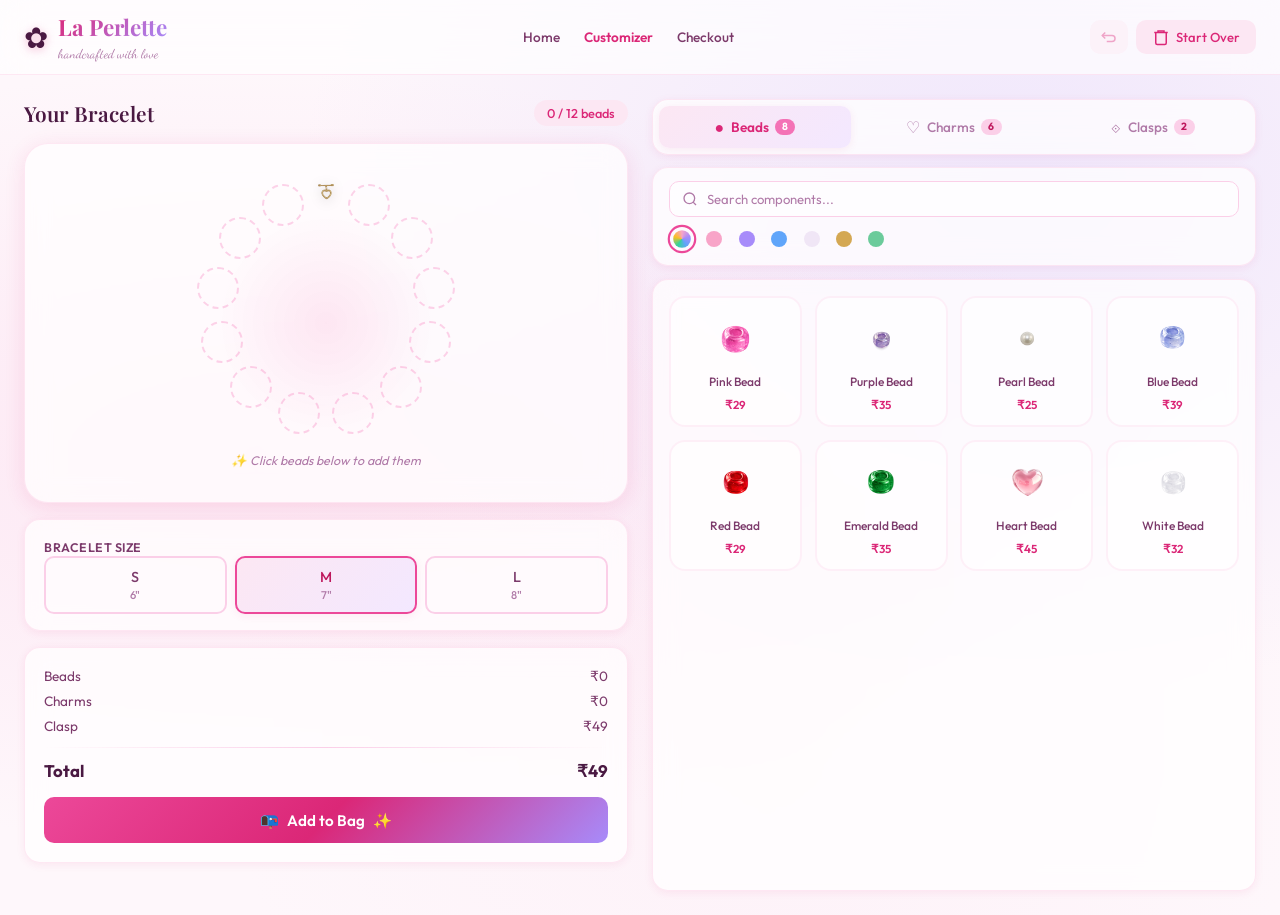
<file: customizer.html>
<!DOCTYPE html>
<html lang="en">
<head>
    <meta charset="UTF-8">
    <meta name="viewport" content="width=device-width, initial-scale=1.0">
    <meta name="description" content="Design your dream bracelet with our interactive customizer. Choose from beautiful beads, charms, and clasps to create a one-of-a-kind piece.">
    <title>La Perlette — Design Your Dream Bracelet</title>
    <link rel="preconnect" href="https://fonts.googleapis.com">
    <link rel="preconnect" href="https://fonts.gstatic.com" crossorigin>
    <link href="https://fonts.googleapis.com/css2?family=Playfair+Display:ital,wght@0,400;0,600;0,700;1,400&family=Outfit:wght@300;400;500;600;700&family=Dancing+Script:wght@400;500;600;700&display=swap" rel="stylesheet">
    <link rel="stylesheet" href="styles.css">
</head>
<body>
    <!-- Floating particles background -->
    <div class="particles" id="particles"></div>

    <!-- Header -->
    <header class="header" id="header">
        <div class="header-inner">
            <div class="logo">
                <span class="logo-icon">✿</span>
                <div class="logo-text">
                    <h1>La Perlette</h1>
                    <span class="logo-tagline">handcrafted with love</span>
                </div>
            </div>
            <nav class="header-nav" style="display:flex;align-items:center;gap:1.5rem;">
                <a href="homepage.html" style="font-size:0.85rem;font-weight:500;color:var(--text-secondary);text-decoration:none;transition:color 0.3s;">Home</a>
                <a href="customizer.html" style="font-size:0.85rem;font-weight:600;color:var(--pink-600);text-decoration:none;transition:color 0.3s;">Customizer</a>
                <a href="checkout.html" style="font-size:0.85rem;font-weight:500;color:var(--text-secondary);text-decoration:none;transition:color 0.3s;">Checkout</a>
            </nav>
            <div class="header-actions">
                <button class="btn-undo" id="btnUndo" title="Undo last action" disabled>
                    <svg width="18" height="18" viewBox="0 0 24 24" fill="none" stroke="currentColor" stroke-width="2"><path d="M3 10h13a4 4 0 0 1 0 8H9"/><polyline points="7 14 3 10 7 6"/></svg>
                </button>
                <button class="btn-clear" id="btnClear" title="Start over">
                    <svg width="18" height="18" viewBox="0 0 24 24" fill="none" stroke="currentColor" stroke-width="2"><path d="M3 6h18"/><path d="M8 6V4h8v2"/><path d="M5 6v14a2 2 0 0 0 2 2h10a2 2 0 0 0 2-2V6"/></svg>
                    <span>Start Over</span>
                </button>
            </div>
        </div>
    </header>

    <!-- Main Content -->
    <main class="main">
        <!-- Left Panel: Bracelet Preview -->
        <section class="preview-section" id="previewSection">
            <div class="preview-header">
                <h2 class="section-title">Your Bracelet</h2>
                <div class="slot-counter">
                    <span id="slotCount">0</span> / <span id="maxSlots">12</span> beads
                </div>
            </div>

            <!-- Bracelet Canvas -->
            <div class="bracelet-stage" id="braceletStage">
                <div class="bracelet-glow"></div>
                <div class="bracelet-ring" id="braceletRing">
                    <!-- Clasp -->
                    <div class="clasp-area" id="claspArea">
                        <div class="clasp" id="clasp" title="Click to change clasp">
                            <span class="clasp-icon">⟐</span>
                        </div>
                    </div>
                    <!-- Bead slots will be generated by JS -->
                </div>
                <div class="bracelet-label">
                    <span class="drag-hint" id="dragHint">✨ Click beads below to add them</span>
                </div>
            </div>

            <!-- Size Selector -->
            <div class="size-selector">
                <label class="size-label">Bracelet Size</label>
                <div class="size-options" id="sizeOptions">
                    <button class="size-btn" data-size="small" data-slots="8">S <span>6"</span></button>
                    <button class="size-btn active" data-size="medium" data-slots="12">M <span>7"</span></button>
                    <button class="size-btn" data-size="large" data-slots="14">L <span>8"</span></button>
                </div>
            </div>

            <!-- Price Summary -->
            <div class="price-card" id="priceCard">
                <div class="price-breakdown">
                    <div class="price-row">
                        <span>Beads</span>
                        <span id="beadPrice">₹0</span>
                    </div>
                    <div class="price-row">
                        <span>Charms</span>
                        <span id="charmPrice">₹0</span>
                    </div>
                    <div class="price-row">
                        <span>Clasp</span>
                        <span id="claspPrice">₹49</span>
                    </div>
                    <div class="price-divider"></div>
                    <div class="price-row price-total">
                        <span>Total</span>
                        <span id="totalPrice">₹49</span>
                    </div>
                </div>
                <button class="btn-cart" id="btnAddToCart">
                    <span class="btn-cart-icon">📭</span>
                    <span>Add to Bag</span>
                    <span class="btn-sparkle">✨</span>
                </button>
                <a href="checkout.html" class="btn-cart" id="btnGoToCheckout" style="display:none;margin-top:0.5rem;background:linear-gradient(135deg,#d4a853,#b8962e);text-decoration:none;text-align:center;">
                    <span>🛍️</span>
                    <span>Proceed to Checkout</span>
                </a>
            </div>
        </section>

        <!-- Right Panel: Component Selector -->
        <section class="selector-section" id="selectorSection">
            <!-- Tabs -->
            <div class="tabs" id="tabs">
                <button class="tab active" data-tab="beads">
                    <span class="tab-icon">●</span>
                    <span class="tab-label">Beads</span>
                    <span class="tab-count" id="beadCount">8</span>
                </button>
                <button class="tab" data-tab="charms">
                    <span class="tab-icon">♡</span>
                    <span class="tab-label">Charms</span>
                    <span class="tab-count" id="charmCount">6</span>
                </button>
                <button class="tab" data-tab="clasps">
                    <span class="tab-icon">⟐</span>
                    <span class="tab-label">Clasps</span>
                    <span class="tab-count" id="claspCount">2</span>
                </button>
            </div>

            <!-- Search / Filter -->
            <div class="filter-bar">
                <div class="search-box">
                    <svg class="search-icon" width="16" height="16" viewBox="0 0 24 24" fill="none" stroke="currentColor" stroke-width="2"><circle cx="11" cy="11" r="8"/><path d="m21 21-4.35-4.35"/></svg>
                    <input type="text" id="searchInput" placeholder="Search components..." class="search-input">
                </div>
                <div class="color-filters" id="colorFilters">
                    <button class="color-dot active" data-color="all" title="All colors">
                        <span style="background: conic-gradient(#f8a4c8, #a78bfa, #60a5fa, #34d399, #fbbf24, #f8a4c8)"></span>
                    </button>
                    <button class="color-dot" data-color="pink" title="Pink"><span style="background:#f8a4c8"></span></button>
                    <button class="color-dot" data-color="purple" title="Purple"><span style="background:#a78bfa"></span></button>
                    <button class="color-dot" data-color="blue" title="Blue"><span style="background:#60a5fa"></span></button>
                    <button class="color-dot" data-color="white" title="White"><span style="background:#f0e6f6"></span></button>
                    <button class="color-dot" data-color="gold" title="Gold"><span style="background:#d4a853"></span></button>
                    <button class="color-dot" data-color="green" title="Green"><span style="background:#6bcb9b"></span></button>
                </div>
            </div>

            <!-- Component Grid -->
            <div class="component-grid-wrapper">
                <!-- Beads Panel -->
                <div class="component-panel active" id="panel-beads">
                    <div class="component-grid" id="beadGrid">
                        <!-- Populated by JS -->
                    </div>
                </div>

                <!-- Charms Panel -->
                <div class="component-panel" id="panel-charms">
                    <div class="component-grid" id="charmGrid">
                        <!-- Populated by JS -->
                    </div>
                </div>

                <!-- Clasps Panel -->
                <div class="component-panel" id="panel-clasps">
                    <div class="component-grid clasps-grid" id="claspGrid">
                        <!-- Populated by JS -->
                    </div>
                </div>
            </div>
        </section>
    </main>

    <!-- Toast Notification -->
    <div class="toast-container" id="toastContainer"></div>

    <!-- Confetti Canvas -->
    <canvas class="confetti-canvas" id="confettiCanvas"></canvas>

    <script src="script.js"></script>
</body>
</html>
</file>
<file: styles.css>
/* ===== CSS VARIABLES & RESET ===== */
:root {
    --pink-50: #fdf2f8; --pink-100: #fce7f3; --pink-200: #fbcfe8;
    --pink-300: #f9a8d4; --pink-400: #f472b6; --pink-500: #ec4899;
    --pink-600: #db2777; --pink-700: #be185d;
    --rose-gold: #b76e79; --rose-gold-light: #e8c4c8;
    --purple-100: #f3e8ff; --purple-300: #c4b5fd; --purple-400: #a78bfa;
    --bg-main: #fef7fb; --bg-card: rgba(255,255,255,0.72);
    --text-primary: #4a1942; --text-secondary: #7c3a6b; --text-muted: #b07aa8;
    --shadow-sm: 0 2px 8px rgba(219,39,119,0.08);
    --shadow-md: 0 4px 20px rgba(219,39,119,0.12);
    --shadow-lg: 0 8px 40px rgba(219,39,119,0.16);
    --radius-sm: 10px; --radius-md: 16px; --radius-lg: 24px; --radius-xl: 32px;
    --transition: 0.3s cubic-bezier(0.4,0,0.2,1);
}

*, *::before, *::after { margin:0; padding:0; box-sizing:border-box; }

body {
    font-family: 'Outfit', sans-serif;
    background: var(--bg-main);
    color: var(--text-primary);
    min-height: 100vh;
    overflow-x: hidden;
    background-image:
        radial-gradient(ellipse at 20% 50%, rgba(251,207,232,0.4) 0%, transparent 60%),
        radial-gradient(ellipse at 80% 20%, rgba(196,181,253,0.25) 0%, transparent 50%),
        radial-gradient(ellipse at 60% 80%, rgba(252,231,243,0.35) 0%, transparent 50%);
}

/* ===== PARTICLES ===== */
.particles { position:fixed; inset:0; pointer-events:none; z-index:0; overflow:hidden; }
.particle {
    position:absolute; border-radius:50%; opacity:0;
    animation: floatUp linear infinite;
}
@keyframes floatUp {
    0% { opacity:0; transform:translateY(100vh) scale(0); }
    10% { opacity:0.7; }
    90% { opacity:0.3; }
    100% { opacity:0; transform:translateY(-10vh) scale(1); }
}

/* ===== HEADER ===== */
.header {
    position:sticky; top:0; z-index:100;
    background: rgba(255,255,255,0.65);
    backdrop-filter: blur(20px); -webkit-backdrop-filter: blur(20px);
    border-bottom: 1px solid rgba(244,114,182,0.15);
    padding: 0.75rem 1.5rem;
}
.header-inner { max-width:1400px; margin:0 auto; display:flex; align-items:center; justify-content:space-between; }
.logo { display:flex; align-items:center; gap:0.6rem; }
.logo-icon { font-size:1.8rem; filter:drop-shadow(0 2px 4px rgba(219,39,119,0.3)); animation: spinSlow 6s linear infinite; }
@keyframes spinSlow { from{transform:rotate(0deg)} to{transform:rotate(360deg)} }
.logo-text h1 {
    font-family:'Playfair Display',serif; font-size:1.4rem; font-weight:700;
    background: linear-gradient(135deg, var(--pink-600), var(--purple-400));
    -webkit-background-clip:text; -webkit-text-fill-color:transparent;
}
.logo-tagline { font-family:'Dancing Script',cursive; font-size:0.8rem; color:var(--text-muted); }
.header-actions { display:flex; gap:0.5rem; }
.btn-undo, .btn-clear {
    display:flex; align-items:center; gap:0.4rem;
    padding: 0.5rem 1rem; border:none; border-radius:var(--radius-sm);
    background: var(--pink-100); color:var(--pink-600);
    font-family:'Outfit'; font-size:0.82rem; font-weight:500;
    cursor:pointer; transition:var(--transition);
}
.btn-undo { padding:0.5rem 0.6rem; }
.btn-undo:disabled { opacity:0.4; cursor:not-allowed; }
.btn-undo:not(:disabled):hover, .btn-clear:hover {
    background:var(--pink-200); transform:translateY(-1px); box-shadow:var(--shadow-sm);
}

/* ===== MAIN LAYOUT ===== */
.main {
    max-width:1400px; margin:0 auto; padding:1.5rem;
    display:grid; grid-template-columns:1fr 1fr; gap:1.5rem;
    min-height:calc(100vh - 60px); position:relative; z-index:1;
}

/* ===== PREVIEW SECTION ===== */
.preview-section {
    display:flex; flex-direction:column; gap:1rem;
    position:sticky; top:80px; align-self:start;
}
.preview-header { display:flex; justify-content:space-between; align-items:center; }
.section-title {
    font-family:'Playfair Display',serif; font-size:1.3rem; font-weight:600;
    color:var(--text-primary);
}
.slot-counter {
    background:var(--pink-100); padding:0.3rem 0.8rem; border-radius:20px;
    font-size:0.8rem; font-weight:500; color:var(--pink-600);
}

/* Bracelet Stage */
.bracelet-stage {
    position:relative;
    background: var(--bg-card);
    backdrop-filter:blur(12px);
    border: 1px solid rgba(244,114,182,0.15);
    border-radius: var(--radius-lg);
    padding: 2rem;
    display:flex; flex-direction:column; align-items:center; justify-content:center;
    min-height: 360px;
    box-shadow: var(--shadow-md);
    overflow:hidden;
}
.bracelet-glow {
    position:absolute; width:220px; height:220px; border-radius:50%;
    background: radial-gradient(circle, rgba(244,114,182,0.15) 0%, transparent 70%);
    pointer-events:none; animation: pulseGlow 3s ease-in-out infinite;
}
@keyframes pulseGlow { 0%,100%{transform:scale(1);opacity:0.6} 50%{transform:scale(1.15);opacity:1} }

.bracelet-ring {
    position:relative; width:260px; height:260px;
}

/* Bead slots */
.bead-slot {
    position:absolute; width:42px; height:42px;
    border-radius:50%;
    border: 2px dashed rgba(244,114,182,0.3);
    display:flex; align-items:center; justify-content:center;
    transition: var(--transition);
    cursor:pointer;
    transform: translate(-50%, -50%);
}
.bead-slot:hover { border-color:var(--pink-400); transform:translate(-50%,-50%) scale(1.1); }
.bead-slot.filled { border:none; }
.bead-slot.filled:hover { transform:translate(-50%,-50%) scale(1.15); }

.bead-slot .bead-visual {
    width:100%; height:100%; border-radius:50%;
    display:flex; align-items:center; justify-content:center;
    font-size:1.3rem;
    box-shadow: 0 3px 10px rgba(0,0,0,0.15);
    animation: popIn 0.4s cubic-bezier(0.34,1.56,0.64,1);
    position:relative; cursor:grab;
    overflow:hidden;
}
@keyframes popIn { 0%{transform:scale(0) rotate(-30deg)} 100%{transform:scale(1) rotate(0)} }

.bead-slot .remove-btn {
    position:absolute; top:-6px; right:-6px;
    width:18px; height:18px; border-radius:50%;
    background:var(--pink-500); color:#fff; border:2px solid #fff;
    font-size:10px; display:none; align-items:center; justify-content:center;
    cursor:pointer; line-height:1; z-index:5;
}
.bead-slot.filled:hover .remove-btn { display:flex; }

/* Clasp */
.clasp-area {
    position:absolute; top:-10px; left:50%; transform:translateX(-50%);
    z-index:5;
}
.clasp {
    width:48px; height:48px; border-radius:8px;
    background: transparent;
    display:flex; align-items:center; justify-content:center;
    cursor:pointer; filter: drop-shadow(0 2px 6px rgba(0,0,0,0.2));
    transition:var(--transition); font-size:1rem; color:#8b6914;
    overflow:hidden;
}
.clasp:hover { transform:scale(1.15); }
.clasp-icon { width:100%; height:100%; display:flex; align-items:center; justify-content:center; }

.bracelet-label { margin-top:0.8rem; }
.drag-hint {
    font-size:0.78rem; color:var(--text-muted);
    font-style:italic; animation: fadeInUp 0.6s ease;
}
@keyframes fadeInUp { from{opacity:0;transform:translateY(8px)} to{opacity:1;transform:translateY(0)} }

/* Size Selector */
.size-selector {
    background:var(--bg-card); backdrop-filter:blur(12px);
    border:1px solid rgba(244,114,182,0.15); border-radius:var(--radius-md);
    padding:1rem 1.2rem; box-shadow:var(--shadow-sm);
}
.size-label { font-size:0.78rem; font-weight:600; color:var(--text-secondary); margin-bottom:0.6rem; text-transform:uppercase; letter-spacing:0.5px; }
.size-options { display:flex; gap:0.5rem; }
.size-btn {
    flex:1; padding:0.6rem; border:2px solid var(--pink-200); border-radius:var(--radius-sm);
    background:transparent; cursor:pointer; font-family:'Outfit'; font-weight:500;
    font-size:0.9rem; color:var(--text-secondary); transition:var(--transition);
    display:flex; flex-direction:column; align-items:center; gap:0.15rem;
}
.size-btn span { font-size:0.7rem; color:var(--text-muted); }
.size-btn:hover { border-color:var(--pink-400); background:var(--pink-50); }
.size-btn.active {
    border-color:var(--pink-500); background:linear-gradient(135deg,var(--pink-100),var(--purple-100));
    color:var(--pink-700); box-shadow:var(--shadow-sm);
}

/* Price Card */
.price-card {
    background:var(--bg-card); backdrop-filter:blur(12px);
    border:1px solid rgba(244,114,182,0.15); border-radius:var(--radius-md);
    padding:1.2rem; box-shadow:var(--shadow-sm);
}
.price-breakdown { display:flex; flex-direction:column; gap:0.45rem; }
.price-row { display:flex; justify-content:space-between; font-size:0.85rem; color:var(--text-secondary); }
.price-total { font-weight:700; font-size:1.05rem; color:var(--text-primary); }
.price-divider { height:1px; background:linear-gradient(90deg,transparent,var(--pink-200),transparent); margin:0.3rem 0; }

.btn-cart {
    width:100%; margin-top:1rem; padding:0.85rem; border:none; border-radius:var(--radius-sm);
    background: linear-gradient(135deg, var(--pink-500), var(--pink-600), var(--purple-400));
    color:#fff; font-family:'Outfit'; font-size:0.95rem; font-weight:600;
    cursor:pointer; transition:var(--transition);
    display:flex; align-items:center; justify-content:center; gap:0.5rem;
    position:relative; overflow:hidden;
}
.btn-cart::before {
    content:''; position:absolute; inset:0;
    background:linear-gradient(90deg,transparent,rgba(255,255,255,0.2),transparent);
    transform:translateX(-100%); transition:0.6s;
}
.btn-cart:hover::before { transform:translateX(100%); }
.btn-cart:hover { transform:translateY(-2px); box-shadow:0 6px 25px rgba(219,39,119,0.35); }
.btn-cart:active { transform:translateY(0); }
.btn-sparkle { animation: twinkle 1.5s ease-in-out infinite; }
@keyframes twinkle { 0%,100%{opacity:1;transform:scale(1)} 50%{opacity:0.5;transform:scale(0.8)} }

/* ===== SELECTOR SECTION ===== */
.selector-section {
    display:flex; flex-direction:column; gap:0.8rem;
}

/* Tabs */
.tabs {
    display:flex; gap:0.4rem;
    background: var(--bg-card); backdrop-filter:blur(12px);
    border:1px solid rgba(244,114,182,0.15);
    padding:0.35rem; border-radius:var(--radius-md);
    box-shadow:var(--shadow-sm);
}
.tab {
    flex:1; padding:0.7rem 0.8rem; border:none; border-radius:var(--radius-sm);
    background:transparent; cursor:pointer; font-family:'Outfit';
    font-size:0.85rem; font-weight:500; color:var(--text-muted);
    transition:var(--transition);
    display:flex; align-items:center; justify-content:center; gap:0.4rem;
}
.tab:hover { color:var(--pink-500); background:var(--pink-50); }
.tab.active {
    background: linear-gradient(135deg,var(--pink-100),var(--purple-100));
    color:var(--pink-600); font-weight:600;
    box-shadow:var(--shadow-sm);
}
.tab-icon { font-size:1rem; }
.tab-count {
    background:var(--pink-200); color:var(--pink-700);
    padding:0.1rem 0.45rem; border-radius:10px; font-size:0.65rem; font-weight:700;
}
.tab.active .tab-count { background:var(--pink-400); color:#fff; }

/* Filter Bar */
.filter-bar {
    display:flex; flex-direction:column; gap:0.6rem;
    background: var(--bg-card); backdrop-filter:blur(12px);
    border:1px solid rgba(244,114,182,0.15);
    padding:0.8rem 1rem; border-radius:var(--radius-md);
    box-shadow:var(--shadow-sm);
}
.search-box { position:relative; }
.search-icon { position:absolute; left:0.8rem; top:50%; transform:translateY(-50%); color:var(--text-muted); }
.search-input {
    width:100%; padding:0.55rem 0.8rem 0.55rem 2.3rem;
    border:1.5px solid var(--pink-200); border-radius:var(--radius-sm);
    background:rgba(255,255,255,0.6); font-family:'Outfit'; font-size:0.82rem;
    color:var(--text-primary); outline:none; transition:var(--transition);
}
.search-input::placeholder { color:var(--text-muted); }
.search-input:focus { border-color:var(--pink-400); box-shadow:0 0 0 3px rgba(244,114,182,0.15); }

.color-filters { display:flex; gap:0.4rem; flex-wrap:wrap; }
.color-dot {
    width:26px; height:26px; border-radius:50%; border:2px solid transparent;
    cursor:pointer; padding:3px; transition:var(--transition); background:transparent;
}
.color-dot span { display:block; width:100%; height:100%; border-radius:50%; }
.color-dot:hover { border-color:var(--pink-300); transform:scale(1.15); }
.color-dot.active { border-color:var(--pink-500); transform:scale(1.1); }

/* Component Grid */
.component-grid-wrapper {
    flex:1; overflow-y:auto; min-height:0;
    background: var(--bg-card); backdrop-filter:blur(12px);
    border:1px solid rgba(244,114,182,0.15);
    border-radius:var(--radius-md); box-shadow:var(--shadow-sm);
    padding:1rem;
}
.component-grid-wrapper::-webkit-scrollbar { width:6px; }
.component-grid-wrapper::-webkit-scrollbar-track { background:transparent; }
.component-grid-wrapper::-webkit-scrollbar-thumb { background:var(--pink-200); border-radius:3px; }

.component-panel { display:none; }
.component-panel.active { display:block; }
.component-grid {
    display:grid; grid-template-columns:repeat(auto-fill, minmax(130px,1fr)); gap:0.8rem;
}
.clasps-grid { grid-template-columns:repeat(auto-fill, minmax(160px,1fr)); }

/* Component Card */
.component-card {
    background:rgba(255,255,255,0.6);
    border:2px solid rgba(244,114,182,0.1);
    border-radius:var(--radius-md); padding:0.8rem;
    cursor:pointer; transition:var(--transition);
    display:flex; flex-direction:column; align-items:center; gap:0.5rem;
    position:relative; overflow:hidden;
}
.component-card::before {
    content:''; position:absolute; inset:0;
    background:linear-gradient(135deg,rgba(244,114,182,0.05),rgba(167,139,250,0.05));
    opacity:0; transition:var(--transition);
}
.component-card:hover {
    border-color:var(--pink-300); transform:translateY(-3px);
    box-shadow:var(--shadow-md);
}
.component-card:hover::before { opacity:1; }
.component-card.selected { border-color:var(--pink-500); background:var(--pink-50); }
.component-card:active { transform:translateY(-1px) scale(0.98); }

.card-visual {
    width:56px; height:56px; border-radius:50%;
    display:flex; align-items:center; justify-content:center;
    font-size:1.8rem; position:relative;
    transition:var(--transition);
    overflow:hidden;
}

.card-visual.charm-visual {
    border-radius:var(--radius-sm); width:56px; height:56px;
    box-shadow: 0 2px 8px rgba(0,0,0,0.08);
    font-size:1.6rem; background:rgba(255,255,255,0.5);
}
.card-visual.charm-visual::after { display:none; }

.card-visual.clasp-visual {
    border-radius:var(--radius-sm); width:80px; height:50px;
    font-size:1.3rem;
    background: linear-gradient(135deg, rgba(255,255,255,0.4), rgba(255,255,255,0.1));
    box-shadow: 0 2px 8px rgba(0,0,0,0.08);
}
.card-visual.clasp-visual::after { display:none; }

.card-name { font-size:0.75rem; font-weight:500; color:var(--text-secondary); text-align:center; line-height:1.2; }
.card-price { font-size:0.72rem; font-weight:600; color:var(--pink-600); }

.card-add-badge {
    position:absolute; top:6px; right:6px;
    width:20px; height:20px; border-radius:50%;
    background:var(--pink-500); color:#fff;
    display:flex; align-items:center; justify-content:center;
    font-size:14px; font-weight:700; opacity:0; transition:var(--transition);
}
.component-card:hover .card-add-badge { opacity:1; }

/* ===== TOAST ===== */
.toast-container { position:fixed; bottom:1.5rem; right:1.5rem; z-index:1000; display:flex; flex-direction:column; gap:0.5rem; }
.toast {
    padding:0.8rem 1.2rem; border-radius:var(--radius-sm);
    background:rgba(255,255,255,0.9); backdrop-filter:blur(12px);
    border:1px solid var(--pink-200); box-shadow:var(--shadow-md);
    font-size:0.82rem; color:var(--text-primary);
    animation: slideInRight 0.4s cubic-bezier(0.34,1.56,0.64,1);
    display:flex; align-items:center; gap:0.5rem;
}
.toast.success { border-left:3px solid #10b981; }
.toast.info { border-left:3px solid var(--pink-400); }
.toast.warning { border-left:3px solid #f59e0b; }
@keyframes slideInRight { from{opacity:0;transform:translateX(60px)} to{opacity:1;transform:translateX(0)} }

/* ===== CONFETTI ===== */
.confetti-canvas { position:fixed; inset:0; pointer-events:none; z-index:9999; }

/* ===== DRAG ===== */
.dragging { opacity:0.6; cursor:grabbing !important; z-index:100; }
.drag-over .bead-slot:not(.filled) { border-color:var(--pink-400); background:rgba(244,114,182,0.1); }

/* ===== RESPONSIVE ===== */
@media(max-width:900px) {
    .main { grid-template-columns:1fr; }
    .preview-section { position:static; }
    .bracelet-ring { width:220px; height:220px; }
    .bead-slot { width:36px; height:36px; }
}
@media(max-width:500px) {
    .header { padding:0.5rem 1rem; }
    .main { padding:1rem; }
    .component-grid { grid-template-columns:repeat(auto-fill,minmax(100px,1fr)); }
    .bracelet-ring { width:180px; height:180px; }
    .bead-slot { width:30px; height:30px; }
}
</file>
